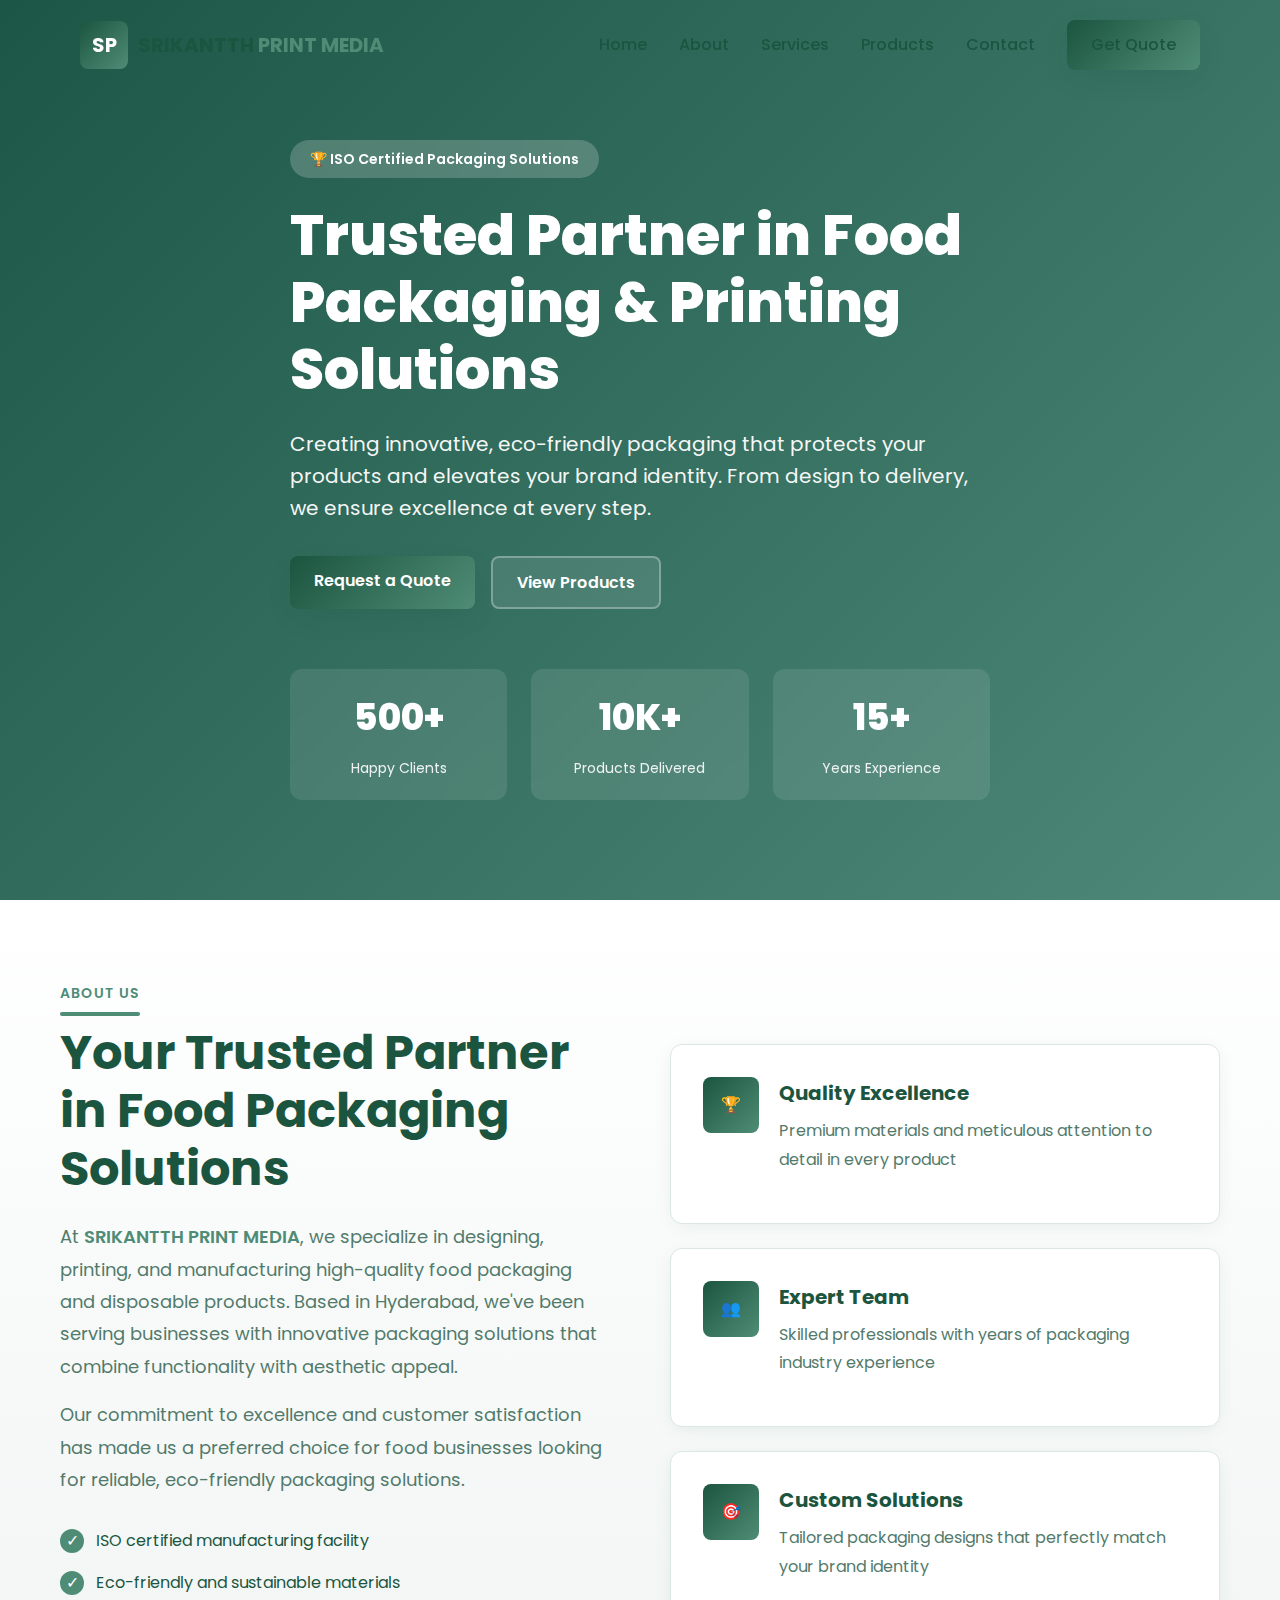
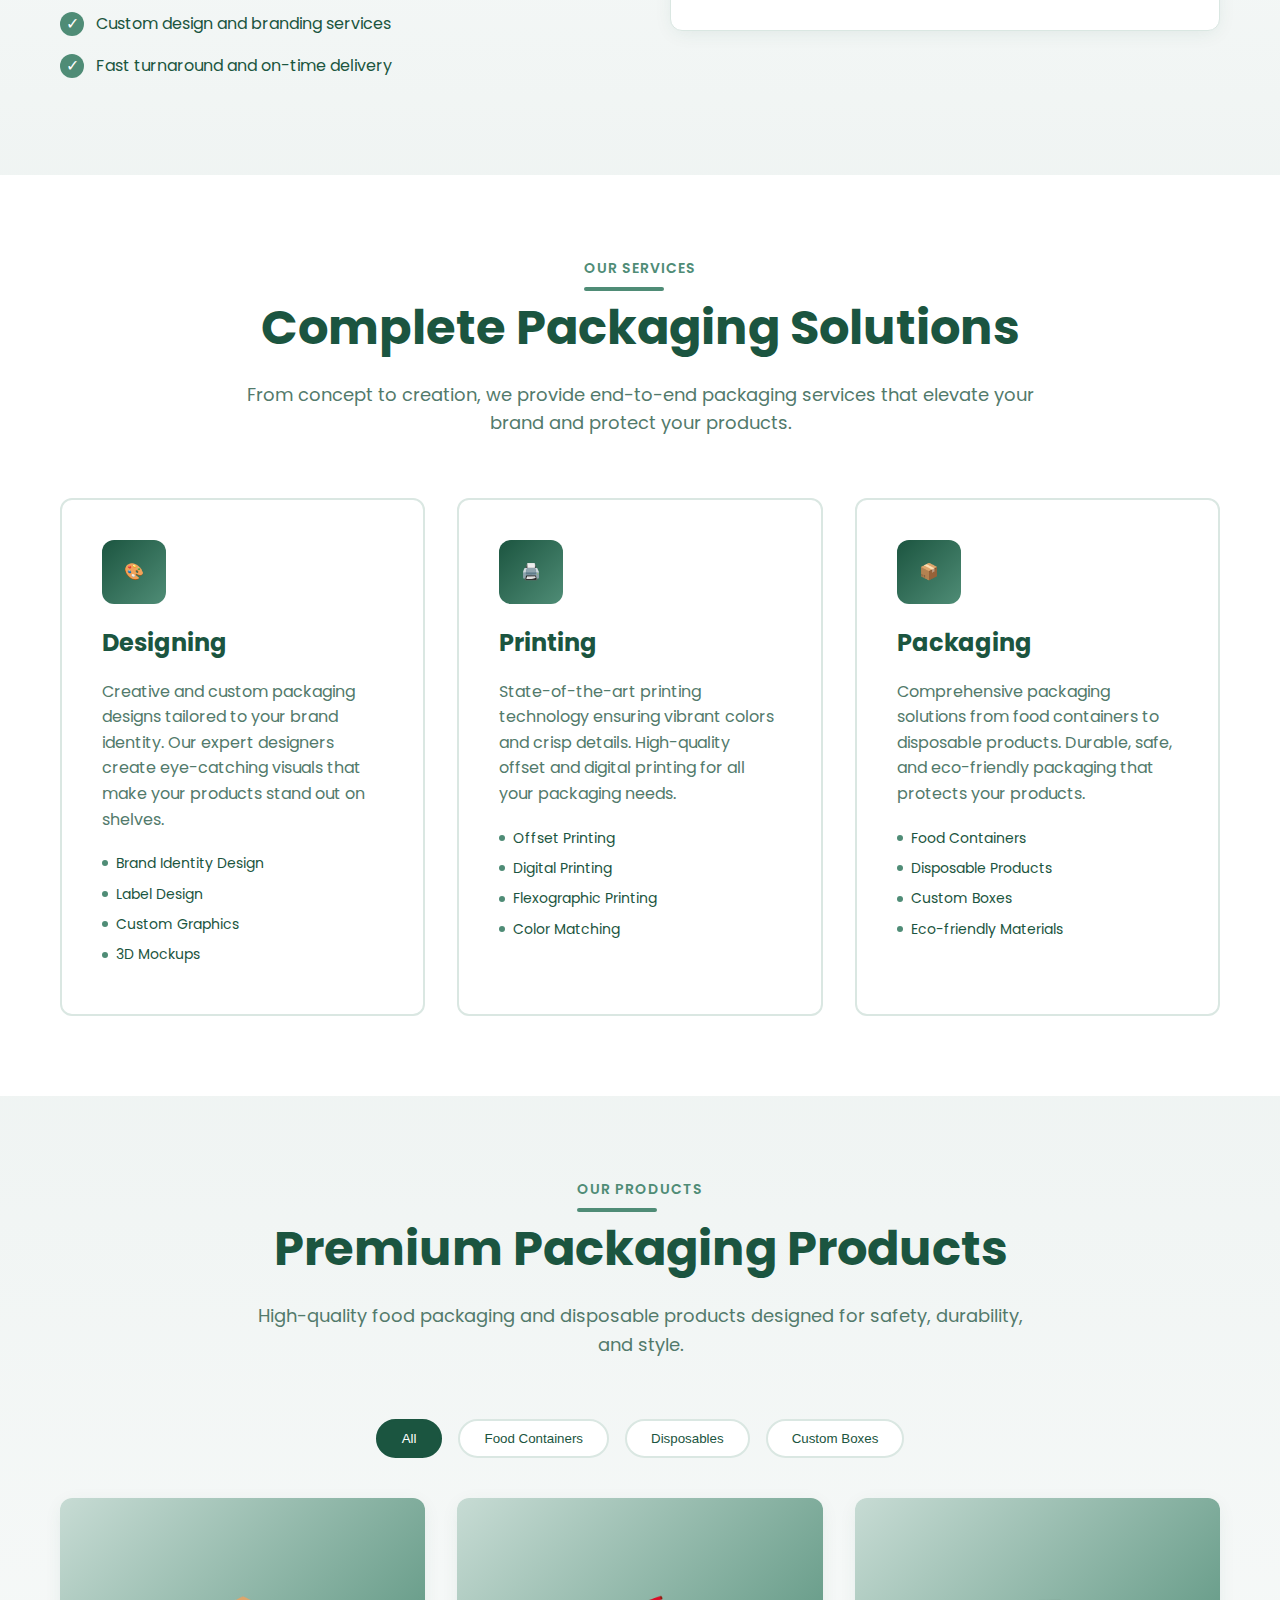
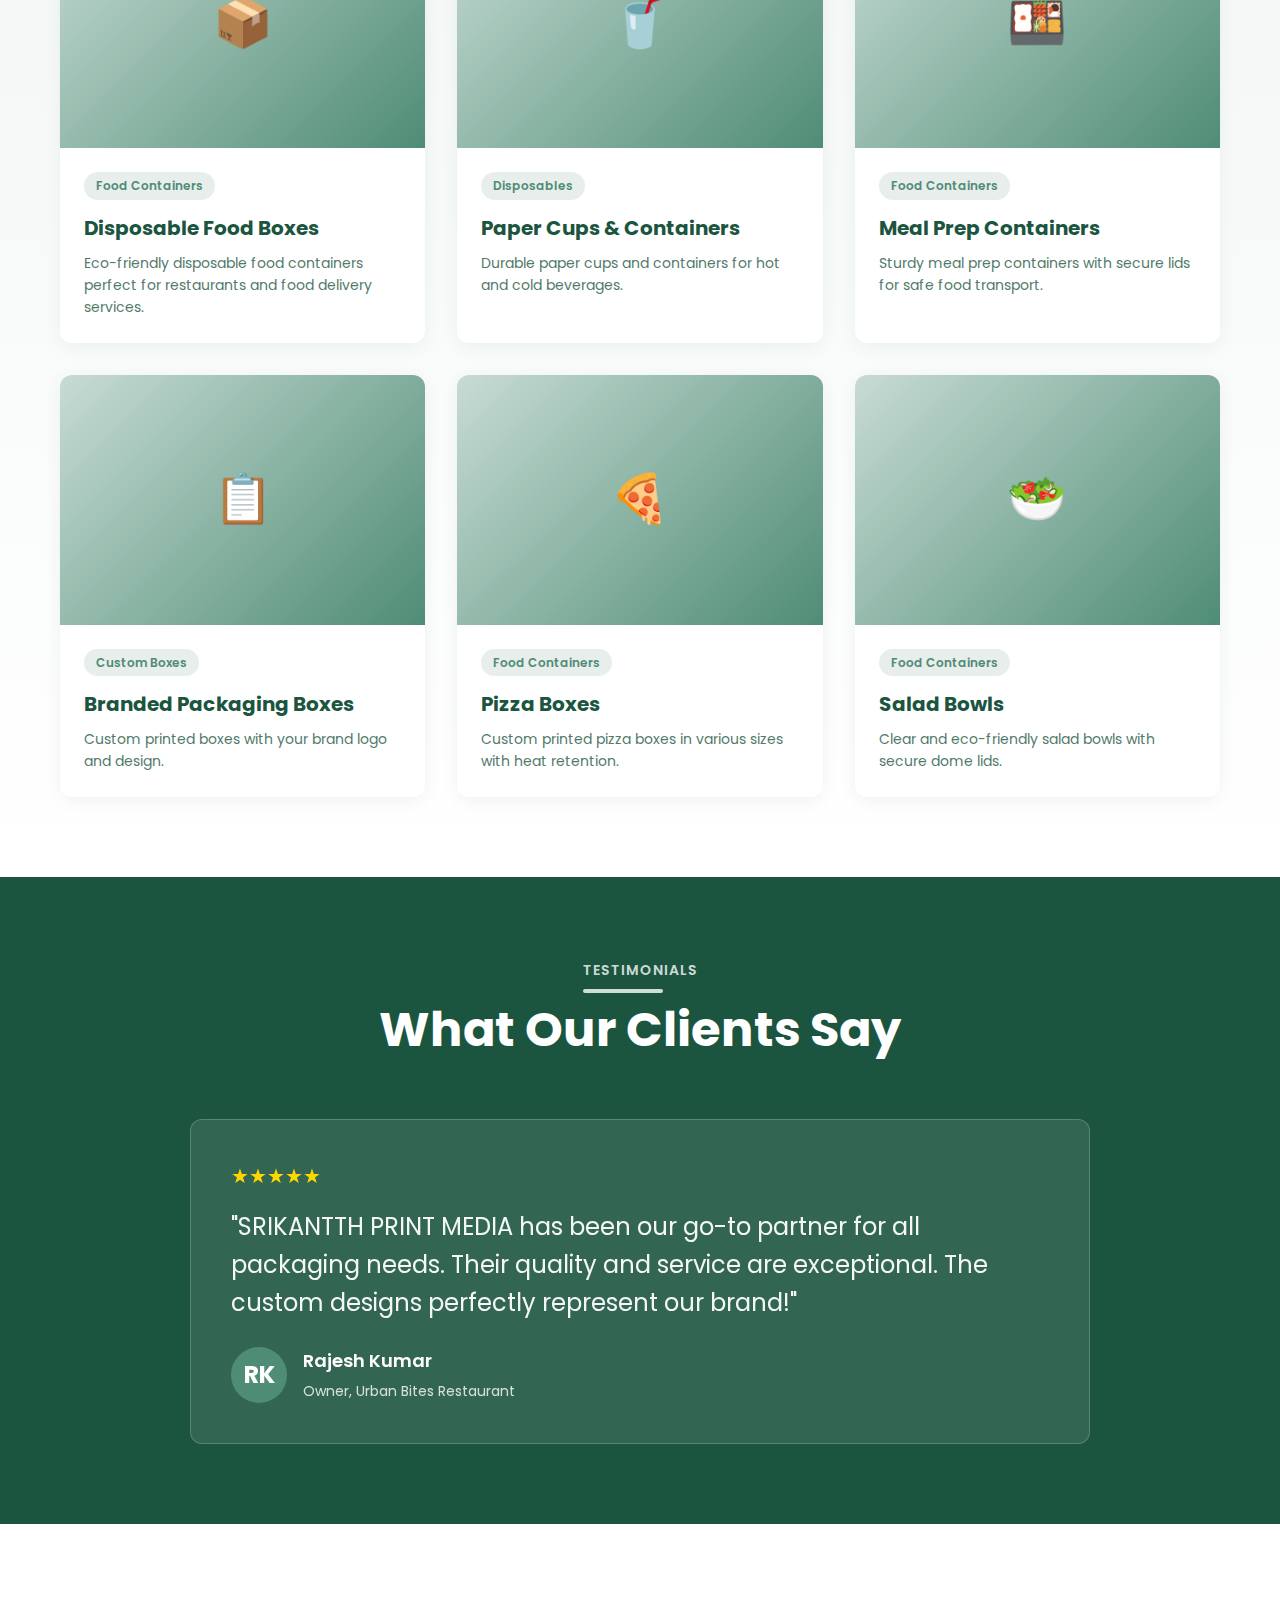
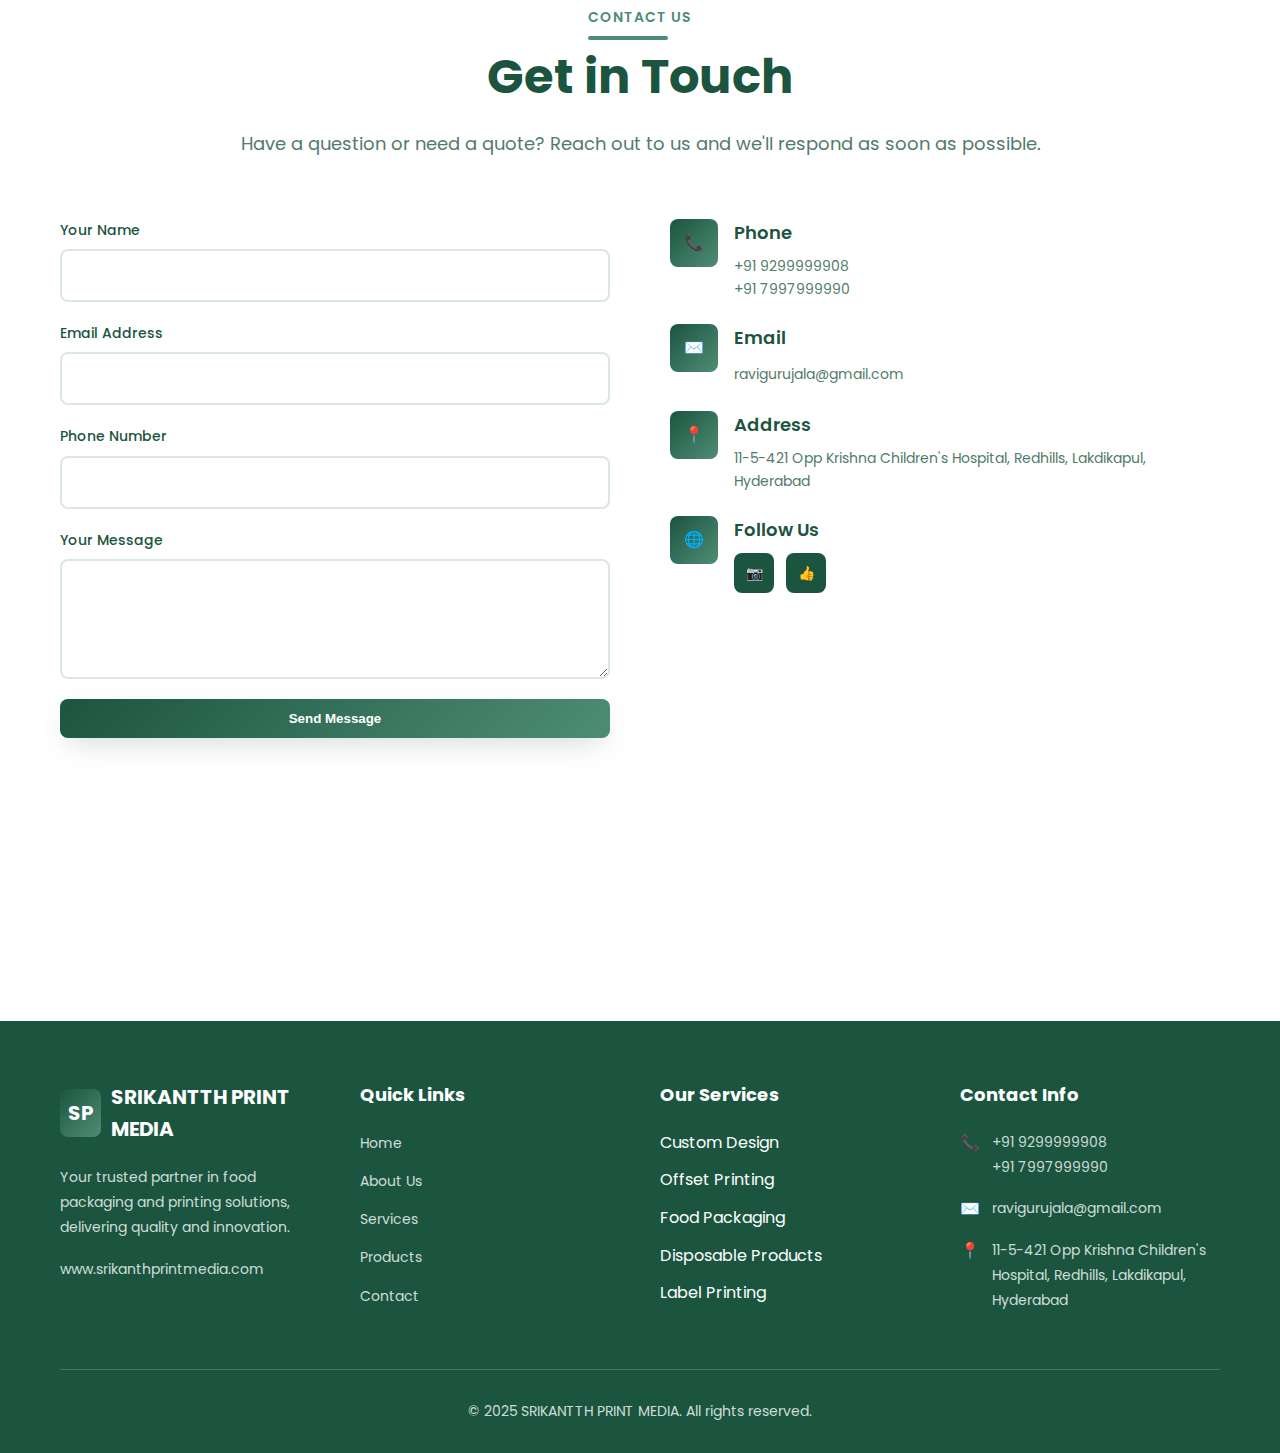
<file: srikantth-printmedia-wordpress.html>
<!DOCTYPE html>
<html lang="en">
<head>
    <meta charset="UTF-8">
    <meta name="viewport" content="width=device-width, initial-scale=1.0">
    <meta name="description" content="SRIKANTTH PRINT MEDIA - Your trusted partner in food packaging and printing solutions. Custom design, offset printing, and eco-friendly packaging services in Hyderabad.">
    <title>SRIKANTTH PRINT MEDIA - Food Packaging & Printing Solutions</title>
    <link href="https://fonts.googleapis.com/css2?family=Poppins:wght@300;400;500;600;700;800&display=swap" rel="stylesheet">
    <style>
        * {
            margin: 0;
            padding: 0;
            box-sizing: border-box;
        }

        :root {
            --primary: hsl(158, 51%, 22%);
            --primary-light: hsl(158, 28%, 43%);
            --secondary: hsl(158, 22%, 82%);
            --background: hsl(0, 0%, 100%);
            --foreground: hsl(158, 51%, 22%);
            --muted: hsl(158, 20%, 40%);
            --accent: hsl(158, 28%, 43%);
            --border: hsl(158, 22%, 88%);
        }

        body {
            font-family: 'Poppins', sans-serif;
            color: var(--foreground);
            background: var(--background);
            line-height: 1.6;
            overflow-x: hidden;
        }

        html {
            scroll-behavior: smooth;
        }

        .container {
            max-width: 1200px;
            margin: 0 auto;
            padding: 0 20px;
        }

        /* Navigation */
        nav {
            position: fixed;
            top: 0;
            left: 0;
            right: 0;
            z-index: 1000;
            transition: all 0.3s ease;
            background: transparent;
        }

        nav.scrolled {
            background: rgba(255, 255, 255, 0.95);
            backdrop-filter: blur(10px);
            box-shadow: 0 4px 20px -4px rgba(28, 86, 70, 0.1);
        }

        .nav-container {
            display: flex;
            justify-content: space-between;
            align-items: center;
            padding: 20px;
        }

        .logo {
            display: flex;
            align-items: center;
            gap: 10px;
            text-decoration: none;
        }

        .logo-icon {
            width: 48px;
            height: 48px;
            border-radius: 8px;
            background: linear-gradient(135deg, var(--primary) 0%, var(--primary-light) 100%);
            display: flex;
            align-items: center;
            justify-content: center;
            color: white;
            font-weight: 700;
            font-size: 20px;
        }

        .logo-text {
            font-weight: 700;
            font-size: 20px;
            color: var(--foreground);
        }

        .logo-text span {
            color: var(--accent);
        }

        .nav-menu {
            display: flex;
            gap: 32px;
            list-style: none;
            align-items: center;
        }

        .nav-menu a {
            color: var(--foreground);
            text-decoration: none;
            font-weight: 500;
            transition: color 0.3s ease;
        }

        .nav-menu a:hover {
            color: var(--accent);
        }

        .btn {
            padding: 12px 24px;
            border-radius: 8px;
            font-weight: 600;
            text-decoration: none;
            display: inline-block;
            transition: all 0.3s ease;
            border: none;
            cursor: pointer;
        }

        .btn-primary {
            background: linear-gradient(135deg, var(--primary) 0%, var(--primary-light) 100%);
            color: white;
            box-shadow: 0 10px 30px -10px rgba(28, 86, 70, 0.3);
        }

        .btn-primary:hover {
            transform: translateY(-2px);
            box-shadow: 0 15px 40px -10px rgba(28, 86, 70, 0.4);
        }

        .mobile-menu-btn {
            display: none;
            background: none;
            border: none;
            font-size: 24px;
            color: var(--foreground);
            cursor: pointer;
        }

        /* Hero Section */
        .hero {
            min-height: 100vh;
            display: flex;
            align-items: center;
            position: relative;
            background: linear-gradient(135deg, rgba(28, 86, 70, 0.95) 0%, rgba(81, 139, 123, 0.95) 100%),
                        url('data:image/svg+xml,<svg xmlns="http://www.w3.org/2000/svg" viewBox="0 0 1200 800"><rect fill="%231C5646" width="1200" height="800"/></svg>');
            background-size: cover;
            background-position: center;
            background-attachment: fixed;
            color: white;
            padding: 100px 0 60px;
        }

        .hero-content {
            max-width: 700px;
            animation: fadeInUp 0.8s ease-out;
        }

        .hero-badge {
            display: inline-block;
            background: rgba(255, 255, 255, 0.2);
            backdrop-filter: blur(10px);
            padding: 8px 20px;
            border-radius: 50px;
            font-size: 14px;
            font-weight: 600;
            margin-bottom: 24px;
        }

        .hero h1 {
            font-size: 56px;
            font-weight: 800;
            line-height: 1.2;
            margin-bottom: 24px;
        }

        .hero p {
            font-size: 20px;
            opacity: 0.95;
            margin-bottom: 32px;
            line-height: 1.6;
        }

        .hero-buttons {
            display: flex;
            gap: 16px;
            flex-wrap: wrap;
        }

        .btn-secondary {
            background: rgba(255, 255, 255, 0.1);
            border: 2px solid rgba(255, 255, 255, 0.3);
            color: white;
        }

        .btn-secondary:hover {
            background: rgba(255, 255, 255, 0.2);
        }

        .hero-stats {
            display: grid;
            grid-template-columns: repeat(auto-fit, minmax(150px, 1fr));
            gap: 24px;
            margin-top: 60px;
        }

        .stat {
            text-align: center;
            padding: 20px;
            background: rgba(255, 255, 255, 0.1);
            backdrop-filter: blur(10px);
            border-radius: 12px;
        }

        .stat-number {
            font-size: 36px;
            font-weight: 800;
            display: block;
            margin-bottom: 8px;
        }

        .stat-label {
            font-size: 14px;
            opacity: 0.9;
        }

        /* About Section */
        .about {
            padding: 80px 0;
            background: linear-gradient(180deg, var(--background) 0%, rgba(204, 219, 215, 0.3) 100%);
        }

        .about-grid {
            display: grid;
            grid-template-columns: 1fr 1fr;
            gap: 60px;
            align-items: center;
        }

        .section-badge {
            display: inline-block;
            color: var(--accent);
            font-weight: 600;
            font-size: 14px;
            text-transform: uppercase;
            letter-spacing: 1px;
            margin-bottom: 8px;
        }

        .section-badge::after {
            content: '';
            display: block;
            width: 80px;
            height: 4px;
            background: var(--accent);
            border-radius: 2px;
            margin-top: 8px;
        }

        h2 {
            font-size: 48px;
            font-weight: 700;
            line-height: 1.2;
            margin-bottom: 24px;
        }

        .about p {
            font-size: 18px;
            color: var(--muted);
            margin-bottom: 16px;
            line-height: 1.8;
        }

        .about p span {
            color: var(--accent);
            font-weight: 600;
        }

        .check-list {
            margin-top: 32px;
        }

        .check-item {
            display: flex;
            align-items: center;
            gap: 12px;
            margin-bottom: 16px;
        }

        .check-icon {
            width: 24px;
            height: 24px;
            background: var(--accent);
            border-radius: 50%;
            display: flex;
            align-items: center;
            justify-content: center;
            color: white;
            flex-shrink: 0;
        }

        .feature-cards {
            display: grid;
            gap: 24px;
        }

        .feature-card {
            background: white;
            padding: 32px;
            border-radius: 12px;
            box-shadow: 0 4px 20px -4px rgba(28, 86, 70, 0.1);
            border: 1px solid var(--border);
            display: flex;
            gap: 20px;
            transition: all 0.3s ease;
        }

        .feature-card:hover {
            box-shadow: 0 10px 40px -10px rgba(28, 86, 70, 0.15);
            transform: translateY(-4px);
        }

        .feature-icon {
            width: 56px;
            height: 56px;
            border-radius: 8px;
            background: linear-gradient(135deg, var(--primary) 0%, var(--primary-light) 100%);
            display: flex;
            align-items: center;
            justify-content: center;
            color: white;
            flex-shrink: 0;
            transition: transform 0.3s ease;
        }

        .feature-card:hover .feature-icon {
            transform: scale(1.1);
        }

        .feature-card h3 {
            font-size: 20px;
            font-weight: 700;
            margin-bottom: 8px;
        }

        .feature-card p {
            color: var(--muted);
            font-size: 16px;
        }

        /* Services Section */
        .services {
            padding: 80px 0;
        }

        .section-header {
            text-align: center;
            max-width: 800px;
            margin: 0 auto 60px;
        }

        .section-header p {
            font-size: 18px;
            color: var(--muted);
            margin-top: 16px;
        }

        .services-grid {
            display: grid;
            grid-template-columns: repeat(auto-fit, minmax(300px, 1fr));
            gap: 32px;
        }

        .service-card {
            background: white;
            padding: 40px;
            border-radius: 12px;
            border: 2px solid var(--border);
            transition: all 0.3s ease;
        }

        .service-card:hover {
            border-color: var(--accent);
            box-shadow: 0 10px 40px -10px rgba(28, 86, 70, 0.15);
            transform: translateY(-4px);
        }

        .service-icon {
            width: 64px;
            height: 64px;
            border-radius: 12px;
            background: linear-gradient(135deg, var(--primary) 0%, var(--primary-light) 100%);
            display: flex;
            align-items: center;
            justify-content: center;
            margin-bottom: 20px;
            transition: transform 0.3s ease;
        }

        .service-card:hover .service-icon {
            transform: scale(1.1);
        }

        .service-card h3 {
            font-size: 24px;
            font-weight: 700;
            margin-bottom: 16px;
        }

        .service-card p {
            color: var(--muted);
            margin-bottom: 20px;
            line-height: 1.6;
        }

        .service-features {
            list-style: none;
        }

        .service-features li {
            display: flex;
            align-items: center;
            gap: 8px;
            margin-bottom: 8px;
            font-size: 14px;
        }

        .service-features li::before {
            content: '';
            width: 6px;
            height: 6px;
            background: var(--accent);
            border-radius: 50%;
        }

        /* Products Section */
        .products {
            padding: 80px 0;
            background: linear-gradient(180deg, rgba(204, 219, 215, 0.3) 0%, var(--background) 100%);
        }

        .product-filters {
            display: flex;
            justify-content: center;
            gap: 16px;
            margin-bottom: 40px;
            flex-wrap: wrap;
        }

        .filter-btn {
            padding: 10px 24px;
            border-radius: 50px;
            background: white;
            border: 2px solid var(--border);
            color: var(--foreground);
            font-weight: 500;
            cursor: pointer;
            transition: all 0.3s ease;
        }

        .filter-btn:hover, .filter-btn.active {
            background: var(--primary);
            color: white;
            border-color: var(--primary);
        }

        .products-grid {
            display: grid;
            grid-template-columns: repeat(auto-fit, minmax(280px, 1fr));
            gap: 32px;
        }

        .product-card {
            background: white;
            border-radius: 12px;
            overflow: hidden;
            box-shadow: 0 4px 20px -4px rgba(28, 86, 70, 0.1);
            transition: all 0.3s ease;
        }

        .product-card:hover {
            transform: translateY(-8px);
            box-shadow: 0 15px 40px -10px rgba(28, 86, 70, 0.2);
        }

        .product-image {
            width: 100%;
            height: 250px;
            background: linear-gradient(135deg, var(--secondary) 0%, var(--primary-light) 100%);
            display: flex;
            align-items: center;
            justify-content: center;
            font-size: 48px;
            color: white;
        }

        .product-info {
            padding: 24px;
        }

        .product-category {
            display: inline-block;
            background: rgba(28, 86, 70, 0.1);
            color: var(--accent);
            padding: 4px 12px;
            border-radius: 50px;
            font-size: 12px;
            font-weight: 600;
            margin-bottom: 12px;
        }

        .product-card h3 {
            font-size: 20px;
            font-weight: 700;
            margin-bottom: 8px;
        }

        .product-card p {
            color: var(--muted);
            font-size: 14px;
        }

        /* Testimonials Section */
        .testimonials {
            padding: 80px 0;
            background: var(--primary);
            color: white;
        }

        .testimonials .section-badge {
            color: rgba(255, 255, 255, 0.8);
        }

        .testimonials .section-badge::after {
            background: rgba(255, 255, 255, 0.8);
        }

        .testimonials h2 {
            color: white;
        }

        .testimonials-slider {
            max-width: 900px;
            margin: 0 auto;
            position: relative;
        }

        .testimonial-card {
            background: rgba(255, 255, 255, 0.1);
            backdrop-filter: blur(10px);
            padding: 40px;
            border-radius: 12px;
            border: 1px solid rgba(255, 255, 255, 0.2);
        }

        .testimonial-quote {
            font-size: 24px;
            line-height: 1.6;
            margin-bottom: 24px;
            opacity: 0.95;
        }

        .testimonial-author {
            display: flex;
            align-items: center;
            gap: 16px;
        }

        .author-avatar {
            width: 56px;
            height: 56px;
            border-radius: 50%;
            background: linear-gradient(135deg, var(--primary-light) 0%, var(--accent) 100%);
            display: flex;
            align-items: center;
            justify-content: center;
            font-size: 24px;
            font-weight: 700;
        }

        .author-info h4 {
            font-size: 18px;
            font-weight: 600;
            margin-bottom: 4px;
        }

        .author-info p {
            opacity: 0.8;
            font-size: 14px;
        }

        .stars {
            color: #FFD700;
            font-size: 20px;
            margin-bottom: 16px;
        }

        /* Contact Section */
        .contact {
            padding: 80px 0;
        }

        .contact-grid {
            display: grid;
            grid-template-columns: 1fr 1fr;
            gap: 60px;
        }

        .contact-form {
            display: flex;
            flex-direction: column;
            gap: 20px;
        }

        .form-group {
            display: flex;
            flex-direction: column;
            gap: 8px;
        }

        .form-group label {
            font-weight: 500;
            font-size: 14px;
        }

        .form-group input,
        .form-group textarea {
            padding: 12px 16px;
            border: 2px solid var(--border);
            border-radius: 8px;
            font-family: 'Poppins', sans-serif;
            font-size: 16px;
            transition: border-color 0.3s ease;
        }

        .form-group input:focus,
        .form-group textarea:focus {
            outline: none;
            border-color: var(--accent);
        }

        .form-group textarea {
            min-height: 120px;
            resize: vertical;
        }

        .contact-info {
            display: flex;
            flex-direction: column;
            gap: 24px;
        }

        .contact-item {
            display: flex;
            gap: 16px;
        }

        .contact-icon {
            width: 48px;
            height: 48px;
            border-radius: 8px;
            background: linear-gradient(135deg, var(--primary) 0%, var(--primary-light) 100%);
            display: flex;
            align-items: center;
            justify-content: center;
            color: white;
            flex-shrink: 0;
        }

        .contact-item h3 {
            font-size: 18px;
            font-weight: 600;
            margin-bottom: 8px;
        }

        .contact-item p, .contact-item a {
            color: var(--muted);
            font-size: 14px;
            text-decoration: none;
        }

        .contact-item a:hover {
            color: var(--accent);
        }

        .social-links {
            display: flex;
            gap: 12px;
            margin-top: 8px;
        }

        .social-link {
            width: 40px;
            height: 40px;
            border-radius: 8px;
            background: var(--primary);
            display: flex;
            align-items: center;
            justify-content: center;
            color: white;
            text-decoration: none;
            transition: transform 0.3s ease;
        }

        .social-link:hover {
            transform: translateY(-2px);
        }

        .map-container {
            margin-top: 24px;
            border-radius: 12px;
            overflow: hidden;
            height: 300px;
        }

        .map-container iframe {
            width: 100%;
            height: 100%;
            border: none;
        }

        /* Footer */
        footer {
            background: var(--primary);
            color: white;
            padding: 60px 0 30px;
        }

        .footer-grid {
            display: grid;
            grid-template-columns: repeat(auto-fit, minmax(250px, 1fr));
            gap: 40px;
            margin-bottom: 40px;
        }

        .footer-section h3 {
            font-size: 18px;
            font-weight: 700;
            margin-bottom: 20px;
        }

        .footer-section p,
        .footer-section a {
            color: rgba(255, 255, 255, 0.8);
            font-size: 14px;
            text-decoration: none;
            line-height: 1.8;
        }

        .footer-section a:hover {
            color: white;
        }

        .footer-links {
            list-style: none;
        }

        .footer-links li {
            margin-bottom: 12px;
        }

        .footer-contact {
            display: flex;
            align-items: start;
            gap: 12px;
            margin-bottom: 16px;
        }

        .footer-bottom {
            text-align: center;
            padding-top: 30px;
            border-top: 1px solid rgba(255, 255, 255, 0.2);
        }

        .footer-bottom p {
            color: rgba(255, 255, 255, 0.8);
            font-size: 14px;
        }

        /* Animations */
        @keyframes fadeInUp {
            from {
                opacity: 0;
                transform: translateY(30px);
            }
            to {
                opacity: 1;
                transform: translateY(0);
            }
        }

        @keyframes fadeIn {
            from { opacity: 0; }
            to { opacity: 1; }
        }

        /* Responsive */
        @media (max-width: 768px) {
            .nav-menu {
                display: none;
            }

            .mobile-menu-btn {
                display: block;
            }

            .hero h1 {
                font-size: 36px;
            }

            .hero p {
                font-size: 16px;
            }

            h2 {
                font-size: 32px;
            }

            .about-grid,
            .contact-grid {
                grid-template-columns: 1fr;
                gap: 40px;
            }

            .hero-stats {
                grid-template-columns: 1fr;
            }
        }
    </style>
</head>
<body>
    <!-- Navigation -->
    <nav id="navbar">
        <div class="container">
            <div class="nav-container">
                <a href="#home" class="logo">
                    <div class="logo-icon">SP</div>
                    <span class="logo-text">SRIKANTTH <span>PRINT MEDIA</span></span>
                </a>
                <ul class="nav-menu">
                    <li><a href="#home">Home</a></li>
                    <li><a href="#about">About</a></li>
                    <li><a href="#services">Services</a></li>
                    <li><a href="#products">Products</a></li>
                    <li><a href="#contact">Contact</a></li>
                    <li><a href="#contact" class="btn btn-primary">Get Quote</a></li>
                </ul>
                <button class="mobile-menu-btn">☰</button>
            </div>
        </div>
    </nav>

    <!-- Hero Section -->
    <section id="home" class="hero">
        <div class="container">
            <div class="hero-content">
                <span class="hero-badge">🏆 ISO Certified Packaging Solutions</span>
                <h1>Trusted Partner in Food Packaging & Printing Solutions</h1>
                <p>Creating innovative, eco-friendly packaging that protects your products and elevates your brand identity. From design to delivery, we ensure excellence at every step.</p>
                <div class="hero-buttons">
                    <a href="#contact" class="btn btn-primary">Request a Quote</a>
                    <a href="#products" class="btn btn-secondary">View Products</a>
                </div>
                <div class="hero-stats">
                    <div class="stat">
                        <span class="stat-number">500+</span>
                        <span class="stat-label">Happy Clients</span>
                    </div>
                    <div class="stat">
                        <span class="stat-number">10K+</span>
                        <span class="stat-label">Products Delivered</span>
                    </div>
                    <div class="stat">
                        <span class="stat-number">15+</span>
                        <span class="stat-label">Years Experience</span>
                    </div>
                </div>
            </div>
        </div>
    </section>

    <!-- About Section -->
    <section id="about" class="about">
        <div class="container">
            <div class="about-grid">
                <div>
                    <span class="section-badge">About Us</span>
                    <h2>Your Trusted Partner in Food Packaging Solutions</h2>
                    <p>At <span>SRIKANTTH PRINT MEDIA</span>, we specialize in designing, printing, and manufacturing high-quality food packaging and disposable products. Based in Hyderabad, we've been serving businesses with innovative packaging solutions that combine functionality with aesthetic appeal.</p>
                    <p>Our commitment to excellence and customer satisfaction has made us a preferred choice for food businesses looking for reliable, eco-friendly packaging solutions.</p>
                    <div class="check-list">
                        <div class="check-item">
                            <span class="check-icon">✓</span>
                            <span>ISO certified manufacturing facility</span>
                        </div>
                        <div class="check-item">
                            <span class="check-icon">✓</span>
                            <span>Eco-friendly and sustainable materials</span>
                        </div>
                        <div class="check-item">
                            <span class="check-icon">✓</span>
                            <span>Custom design and branding services</span>
                        </div>
                        <div class="check-item">
                            <span class="check-icon">✓</span>
                            <span>Fast turnaround and on-time delivery</span>
                        </div>
                    </div>
                </div>
                <div class="feature-cards">
                    <div class="feature-card">
                        <div class="feature-icon">🏆</div>
                        <div>
                            <h3>Quality Excellence</h3>
                            <p>Premium materials and meticulous attention to detail in every product</p>
                        </div>
                    </div>
                    <div class="feature-card">
                        <div class="feature-icon">👥</div>
                        <div>
                            <h3>Expert Team</h3>
                            <p>Skilled professionals with years of packaging industry experience</p>
                        </div>
                    </div>
                    <div class="feature-card">
                        <div class="feature-icon">🎯</div>
                        <div>
                            <h3>Custom Solutions</h3>
                            <p>Tailored packaging designs that perfectly match your brand identity</p>
                        </div>
                    </div>
                </div>
            </div>
        </div>
    </section>

    <!-- Services Section -->
    <section id="services" class="services">
        <div class="container">
            <div class="section-header">
                <span class="section-badge">Our Services</span>
                <h2>Complete Packaging Solutions</h2>
                <p>From concept to creation, we provide end-to-end packaging services that elevate your brand and protect your products.</p>
            </div>
            <div class="services-grid">
                <div class="service-card">
                    <div class="service-icon">🎨</div>
                    <h3>Designing</h3>
                    <p>Creative and custom packaging designs tailored to your brand identity. Our expert designers create eye-catching visuals that make your products stand out on shelves.</p>
                    <ul class="service-features">
                        <li>Brand Identity Design</li>
                        <li>Label Design</li>
                        <li>Custom Graphics</li>
                        <li>3D Mockups</li>
                    </ul>
                </div>
                <div class="service-card">
                    <div class="service-icon">🖨️</div>
                    <h3>Printing</h3>
                    <p>State-of-the-art printing technology ensuring vibrant colors and crisp details. High-quality offset and digital printing for all your packaging needs.</p>
                    <ul class="service-features">
                        <li>Offset Printing</li>
                        <li>Digital Printing</li>
                        <li>Flexographic Printing</li>
                        <li>Color Matching</li>
                    </ul>
                </div>
                <div class="service-card">
                    <div class="service-icon">📦</div>
                    <h3>Packaging</h3>
                    <p>Comprehensive packaging solutions from food containers to disposable products. Durable, safe, and eco-friendly packaging that protects your products.</p>
                    <ul class="service-features">
                        <li>Food Containers</li>
                        <li>Disposable Products</li>
                        <li>Custom Boxes</li>
                        <li>Eco-friendly Materials</li>
                    </ul>
                </div>
            </div>
        </div>
    </section>

    <!-- Products Section -->
    <section id="products" class="products">
        <div class="container">
            <div class="section-header">
                <span class="section-badge">Our Products</span>
                <h2>Premium Packaging Products</h2>
                <p>High-quality food packaging and disposable products designed for safety, durability, and style.</p>
            </div>
            <div class="product-filters">
                <button class="filter-btn active">All</button>
                <button class="filter-btn">Food Containers</button>
                <button class="filter-btn">Disposables</button>
                <button class="filter-btn">Custom Boxes</button>
            </div>
            <div class="products-grid">
                <div class="product-card">
                    <div class="product-image">📦</div>
                    <div class="product-info">
                        <span class="product-category">Food Containers</span>
                        <h3>Disposable Food Boxes</h3>
                        <p>Eco-friendly disposable food containers perfect for restaurants and food delivery services.</p>
                    </div>
                </div>
                <div class="product-card">
                    <div class="product-image">🥤</div>
                    <div class="product-info">
                        <span class="product-category">Disposables</span>
                        <h3>Paper Cups & Containers</h3>
                        <p>Durable paper cups and containers for hot and cold beverages.</p>
                    </div>
                </div>
                <div class="product-card">
                    <div class="product-image">🍱</div>
                    <div class="product-info">
                        <span class="product-category">Food Containers</span>
                        <h3>Meal Prep Containers</h3>
                        <p>Sturdy meal prep containers with secure lids for safe food transport.</p>
                    </div>
                </div>
                <div class="product-card">
                    <div class="product-image">📋</div>
                    <div class="product-info">
                        <span class="product-category">Custom Boxes</span>
                        <h3>Branded Packaging Boxes</h3>
                        <p>Custom printed boxes with your brand logo and design.</p>
                    </div>
                </div>
                <div class="product-card">
                    <div class="product-image">🍕</div>
                    <div class="product-info">
                        <span class="product-category">Food Containers</span>
                        <h3>Pizza Boxes</h3>
                        <p>Custom printed pizza boxes in various sizes with heat retention.</p>
                    </div>
                </div>
                <div class="product-card">
                    <div class="product-image">🥗</div>
                    <div class="product-info">
                        <span class="product-category">Food Containers</span>
                        <h3>Salad Bowls</h3>
                        <p>Clear and eco-friendly salad bowls with secure dome lids.</p>
                    </div>
                </div>
            </div>
        </div>
    </section>

    <!-- Testimonials Section -->
    <section class="testimonials">
        <div class="container">
            <div class="section-header">
                <span class="section-badge">Testimonials</span>
                <h2>What Our Clients Say</h2>
            </div>
            <div class="testimonials-slider">
                <div class="testimonial-card">
                    <div class="stars">★★★★★</div>
                    <p class="testimonial-quote">"SRIKANTTH PRINT MEDIA has been our go-to partner for all packaging needs. Their quality and service are exceptional. The custom designs perfectly represent our brand!"</p>
                    <div class="testimonial-author">
                        <div class="author-avatar">RK</div>
                        <div class="author-info">
                            <h4>Rajesh Kumar</h4>
                            <p>Owner, Urban Bites Restaurant</p>
                        </div>
                    </div>
                </div>
            </div>
        </div>
    </section>

    <!-- Contact Section -->
    <section id="contact" class="contact">
        <div class="container">
            <div class="section-header">
                <span class="section-badge">Contact Us</span>
                <h2>Get in Touch</h2>
                <p>Have a question or need a quote? Reach out to us and we'll respond as soon as possible.</p>
            </div>
            <div class="contact-grid">
                <form class="contact-form">
                    <div class="form-group">
                        <label for="name">Your Name</label>
                        <input type="text" id="name" name="name" required>
                    </div>
                    <div class="form-group">
                        <label for="email">Email Address</label>
                        <input type="email" id="email" name="email" required>
                    </div>
                    <div class="form-group">
                        <label for="phone">Phone Number</label>
                        <input type="tel" id="phone" name="phone">
                    </div>
                    <div class="form-group">
                        <label for="message">Your Message</label>
                        <textarea id="message" name="message" required></textarea>
                    </div>
                    <button type="submit" class="btn btn-primary">Send Message</button>
                </form>
                <div class="contact-info">
                    <div class="contact-item">
                        <div class="contact-icon">📞</div>
                        <div>
                            <h3>Phone</h3>
                            <p>+91 9299999908</p>
                            <p>+91 7997999990</p>
                        </div>
                    </div>
                    <div class="contact-item">
                        <div class="contact-icon">✉️</div>
                        <div>
                            <h3>Email</h3>
                            <a href="mailto:ravigurujala@gmail.com">ravigurujala@gmail.com</a>
                        </div>
                    </div>
                    <div class="contact-item">
                        <div class="contact-icon">📍</div>
                        <div>
                            <h3>Address</h3>
                            <p>11-5-421 Opp Krishna Children's Hospital, Redhills, Lakdikapul, Hyderabad</p>
                        </div>
                    </div>
                    <div class="contact-item">
                        <div class="contact-icon">🌐</div>
                        <div>
                            <h3>Follow Us</h3>
                            <div class="social-links">
                                <a href="https://www.instagram.com/Ekaivabysrikanthprintmedia" target="_blank" class="social-link">📷</a>
                                <a href="#" target="_blank" class="social-link">👍</a>
                            </div>
                        </div>
                    </div>
                    <div class="map-container">
                        <iframe src="https://www.google.com/maps/embed?pb=!1m18!1m12!1m3!1d3806.9726857894446!2d78.45!3d17.4!2m3!1f0!2f0!3f0!3m2!1i1024!2i768!4f13.1!3m3!1m2!1s0x0%3A0x0!2zMTfCsDI0JzAwLjAiTiA3OMKwMjcnMDAuMCJF!5e0!3m2!1sen!2sin!4v1234567890" loading="lazy"></iframe>
                    </div>
                </div>
            </div>
        </div>
    </section>

    <!-- Footer -->
    <footer>
        <div class="container">
            <div class="footer-grid">
                <div class="footer-section">
                    <div class="logo" style="margin-bottom: 20px;">
                        <div class="logo-icon">SP</div>
                        <span class="logo-text" style="color: white;">SRIKANTTH PRINT MEDIA</span>
                    </div>
                    <p>Your trusted partner in food packaging and printing solutions, delivering quality and innovation.</p>
                    <p style="margin-top: 16px;">www.srikanthprintmedia.com</p>
                </div>
                <div class="footer-section">
                    <h3>Quick Links</h3>
                    <ul class="footer-links">
                        <li><a href="#home">Home</a></li>
                        <li><a href="#about">About Us</a></li>
                        <li><a href="#services">Services</a></li>
                        <li><a href="#products">Products</a></li>
                        <li><a href="#contact">Contact</a></li>
                    </ul>
                </div>
                <div class="footer-section">
                    <h3>Our Services</h3>
                    <ul class="footer-links">
                        <li>Custom Design</li>
                        <li>Offset Printing</li>
                        <li>Food Packaging</li>
                        <li>Disposable Products</li>
                        <li>Label Printing</li>
                    </ul>
                </div>
                <div class="footer-section">
                    <h3>Contact Info</h3>
                    <div class="footer-contact">
                        <span>📞</span>
                        <div>
                            <p>+91 9299999908</p>
                            <p>+91 7997999990</p>
                        </div>
                    </div>
                    <div class="footer-contact">
                        <span>✉️</span>
                        <p>ravigurujala@gmail.com</p>
                    </div>
                    <div class="footer-contact">
                        <span>📍</span>
                        <p>11-5-421 Opp Krishna Children's Hospital, Redhills, Lakdikapul, Hyderabad</p>
                    </div>
                </div>
            </div>
            <div class="footer-bottom">
                <p>© 2025 SRIKANTTH PRINT MEDIA. All rights reserved.</p>
            </div>
        </div>
    </footer>

    <script>
        // Navbar scroll effect
        window.addEventListener('scroll', function() {
            const navbar = document.getElementById('navbar');
            if (window.scrollY > 50) {
                navbar.classList.add('scrolled');
            } else {
                navbar.classList.remove('scrolled');
            }
        });

        // Smooth scrolling for anchor links
        document.querySelectorAll('a[href^="#"]').forEach(anchor => {
            anchor.addEventListener('click', function (e) {
                e.preventDefault();
                const target = document.querySelector(this.getAttribute('href'));
                if (target) {
                    target.scrollIntoView({
                        behavior: 'smooth',
                        block: 'start'
                    });
                }
            });
        });

        // Product filter functionality
        const filterBtns = document.querySelectorAll('.filter-btn');
        filterBtns.forEach(btn => {
            btn.addEventListener('click', function() {
                filterBtns.forEach(b => b.classList.remove('active'));
                this.classList.add('active');
            });
        });

        // Form submission
        const contactForm = document.querySelector('.contact-form');
        contactForm.addEventListener('submit', function(e) {
            e.preventDefault();
            alert('Thank you for your message! We will get back to you soon.');
            this.reset();
        });
    </script>
</body>
</html>
</file>
